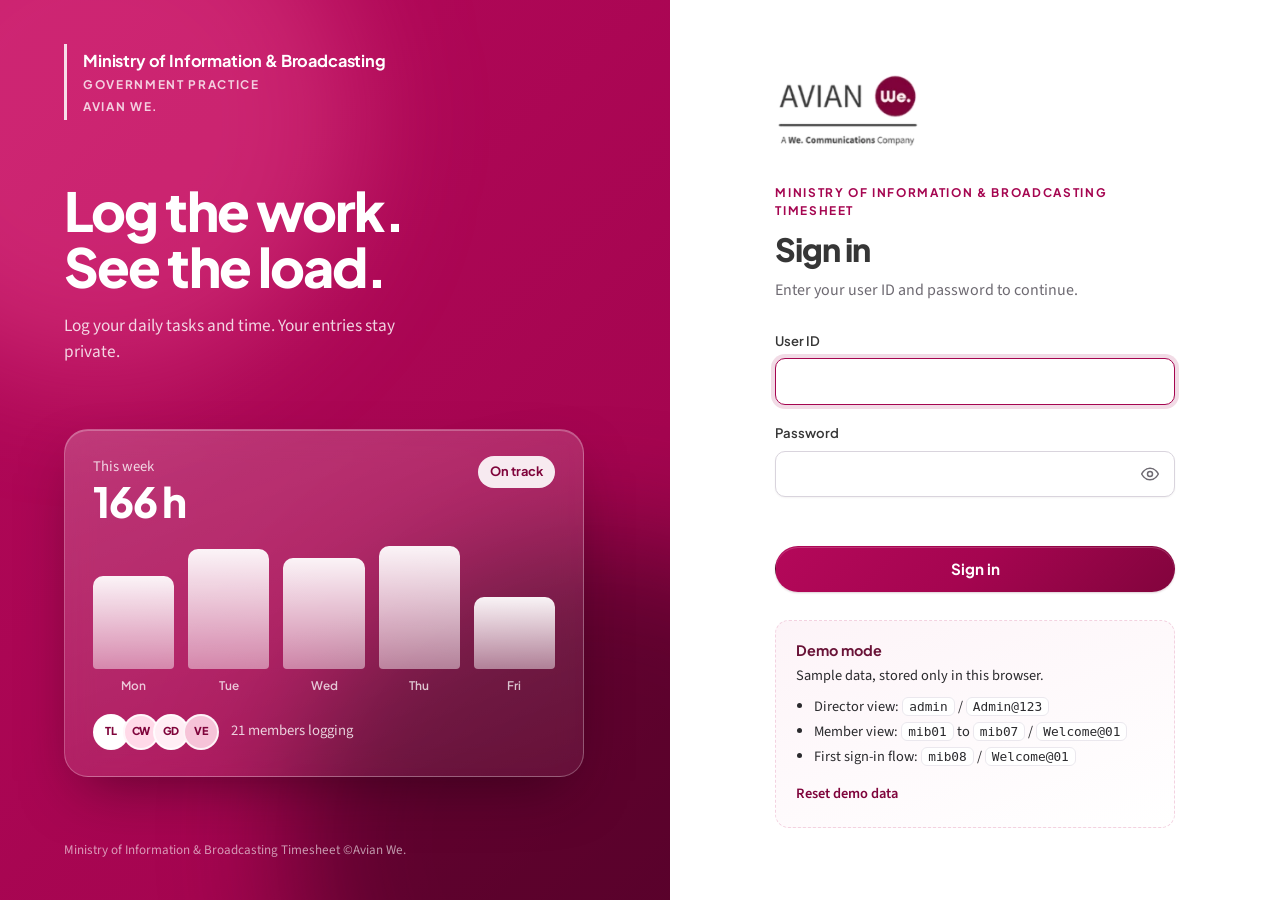
<file: frontend/index.html>
<!DOCTYPE html>
<html lang="en">
<head>
<meta charset="utf-8">
<meta name="viewport" content="width=device-width, initial-scale=1">
<meta name="robots" content="noindex, nofollow">
<meta name="theme-color" content="#a50550">
<link rel="icon" type="image/png" href="assets/favicon.png">
<title>MIB Timesheet | Avian We.</title>
<link rel="preconnect" href="https://fonts.googleapis.com">
<link rel="preconnect" href="https://fonts.gstatic.com" crossorigin>
<link href="https://fonts.googleapis.com/css2?family=Plus+Jakarta+Sans:wght@400;500;600;700;800&family=Source+Sans+3:wght@300;400;500;600;700&display=swap" rel="stylesheet">
<link rel="stylesheet" href="styles.css">
</head>
<body>
<div id="app"></div>
<div id="toast" role="status" aria-live="polite"></div>
<script src="config.js"></script>
<script src="app.js"></script>
<script src="motion.js"></script>
</body>
</html>
</file>
<file: frontend/styles.css>
/* Brand tones sampled from the avianwe.com header: crimson buttons (#a50550), maroon "We." circle
   (#7f043b), maroon navigation text (#691337) and charcoal wordmark (#363636).
   Replace them here once the official brand guideline is available. */
:root {
  --crimson: #a50550;
  --crimson-deep: #8a0443;
  --maroon: #7f043b;
  --maroon-ink: #691337;
  --wine: #4f0225;
  --rose-50: #fdf4f8;
  --rose-100: #fbeaf1;
  --rose-200: #f3d2e0;
  --charcoal: #363636;
  --paper: #f6f5f7;
  --surface: #ffffff;
  --ink: #2a2a2d;
  --muted: #6e6a72;
  --subtle: #9a95a0;
  --line: #ebe8ee;
  --field: #d9d4dd;
  --ok: #17784f;
  --ok-tint: #e3f4ec;
  --warn: #a15c00;
  --warn-tint: #fdf0da;
  --over: #e08a2c;
  --bad: #c0262d;
  --bad-tint: #fde8e8;
  /* Shades used across components. Brand family only; green, amber and red are reserved for status. */
  --rose-strong: #c8357a;          /* light end of crimson gradients */
  --rose-300: #ee9fc1;             /* heat scale, mid */
  --rose-150: #f8d9e6;             /* heat scale, low */
  --surface-2: #faf9fb;            /* table heads, strips, notes */
  --track: #f0eef2;                /* empty bars, segmented controls, neutral chips */
  --hover: #fcf7fa;                /* row hover */
  --ok-bar: #2f9a6d;               /* Completed segment in status bars */
  --over-2: #f4ad5a;               /* light end of over-capacity gradients */
  /* Work mode: Office maroon, WFH charcoal, Leave crimson. Kept apart from status colours. */
  --office-bg: #fbeaf1; --office-fg: #6b0332;
  --wfh-bg: #eeecf0; --wfh-fg: #363636;
  --leave-bg: repeating-linear-gradient(45deg, #fbeaf1, #fbeaf1 4px, #fff 4px, #fff 8px); --leave-fg: #a50550;
  --grad: linear-gradient(135deg, #b4085a 0%, var(--crimson) 35%, var(--maroon) 75%, var(--wine) 100%);
  --grad-bar: linear-gradient(90deg, var(--maroon), var(--crimson) 70%, #c8357a);
  --shadow-sm: 0 1px 2px rgba(31, 18, 26, .05);
  --shadow: 0 1px 2px rgba(31, 18, 26, .04), 0 8px 24px -6px rgba(31, 18, 26, .08);
  --shadow-lg: 0 2px 4px rgba(31, 18, 26, .04), 0 18px 40px -10px rgba(31, 18, 26, .16);
  --ring: 0 0 0 4px rgba(165, 5, 80, .14);
  --radius: 16px;
  --radius-sm: 10px;
  --ease: cubic-bezier(.2, .7, .2, 1);
  --display: "Plus Jakarta Sans", "Source Sans 3", "Segoe UI", Roboto, Arial, sans-serif;
  --sans: "Source Sans 3", "Segoe UI", Roboto, Arial, sans-serif;
  --mono: ui-monospace, "SF Mono", Menlo, Consolas, monospace;
  /* older names still referenced inline by app.js */
  --plum: var(--maroon);
  --accent: var(--crimson);
}

*, *::before, *::after { box-sizing: border-box; }
[hidden] { display: none !important; }
html { font-size: 16px; scroll-behavior: smooth; }
body {
  margin: 0; color: var(--ink); font-family: var(--sans); line-height: 1.55;
  -webkit-font-smoothing: antialiased; -moz-osx-font-smoothing: grayscale; text-rendering: optimizeLegibility;
  background:
    radial-gradient(1200px 420px at 85% -120px, rgba(165, 5, 80, .07), transparent 70%),
    radial-gradient(900px 380px at 0% -160px, rgba(127, 4, 59, .05), transparent 70%),
    var(--paper);
  background-attachment: fixed;
}
::selection { background: rgba(165, 5, 80, .18); }
h1, h2, h3 { font-family: var(--display); margin: 0; color: var(--charcoal); letter-spacing: -.02em; }
h1 { font-size: 2rem; line-height: 1.15; font-weight: 700; }
h2 { font-size: 1.05rem; line-height: 1.3; font-weight: 700; letter-spacing: -.01em; }
h3 { font-size: 1rem; font-weight: 600; }
p { margin: 0; }
button, input, select, textarea { font: inherit; color: inherit; }
:focus-visible { outline: none; box-shadow: var(--ring); border-radius: 8px; }
.sr-only { position: absolute; width: 1px; height: 1px; overflow: hidden; clip: rect(0 0 0 0); white-space: nowrap; }
.muted { color: var(--muted); }
.num { font-variant-numeric: tabular-nums; text-align: right; }
.eyebrow {
  font-family: var(--display); font-size: .74rem; font-weight: 700; letter-spacing: .14em; text-transform: uppercase;
  color: var(--crimson); margin-bottom: 8px;
}

/* ---------- Brand ---------- */
.logo-mark { height: 42px; width: auto; display: block; }
.logo-full { height: 76px; width: auto; display: block; }
.lockup { align-items: center; gap: 8px; white-space: nowrap; }
.lockup[style*="inline"] { display: inline-flex !important; }
.lk-avian { font-weight: 300; font-size: 1.7rem; letter-spacing: .02em; color: var(--charcoal); line-height: 1; }
.lk-we {
  display: inline-flex; align-items: center; justify-content: center; width: 38px; height: 38px; border-radius: 50%;
  background: radial-gradient(circle at 35% 30%, var(--crimson), var(--maroon) 70%); color: #fff; font-weight: 700; font-size: .95rem;
}
.avatar {
  flex: none; display: inline-flex; align-items: center; justify-content: center; width: 38px; height: 38px; border-radius: 50%;
  background: var(--grad); color: #fff; font-family: var(--display); font-weight: 700; font-size: .8rem; letter-spacing: .02em;
  box-shadow: 0 0 0 3px #fff, 0 0 0 4px var(--rose-200);
}
.avatar.sm { width: 30px; height: 30px; font-size: .68rem; box-shadow: none; }

/* ---------- Header ---------- */
.topbar {
  position: sticky; top: 0; z-index: 10; background: rgba(255, 255, 255, .82);
  backdrop-filter: saturate(180%) blur(14px); -webkit-backdrop-filter: saturate(180%) blur(14px);
  border-bottom: 1px solid rgba(235, 232, 238, .9);
}
.topbar::after { content: ""; position: absolute; left: 0; right: 0; bottom: -1px; height: 2px; background: var(--grad-bar); opacity: .9; }
.topbar-inner {
  max-width: 1280px; margin: 0 auto; padding: 0 32px; min-height: 76px;
  display: flex; align-items: center; justify-content: space-between; gap: 16px;
}
.brand { display: flex; align-items: center; gap: 18px; min-width: 0; }
.t-short { display: none; }
@media (max-width: 1100px) { .t-full { display: none; } .t-short { display: inline; } }
.brand-sep { width: 1px; height: 32px; background: var(--line); }
.brand-title { font-family: var(--display); font-size: 1rem; font-weight: 600; color: var(--maroon-ink); white-space: nowrap; letter-spacing: -.01em; overflow: hidden; text-overflow: ellipsis; min-width: 0; }
.who { display: flex; align-items: center; gap: 14px; font-size: .95rem; }
.who > div { text-align: left; margin-right: 10px; }
.who strong { display: block; font-family: var(--display); font-weight: 600; font-size: .92rem; color: var(--charcoal); line-height: 1.25; }
.who span:not(.avatar) { color: var(--muted); font-size: .82rem; }
.linkbtn {
  background: none; border: 0; padding: 6px 10px; cursor: pointer; color: var(--maroon-ink); font-weight: 600; border-radius: 8px;
}
.linkbtn:hover { background: var(--rose-50); }

/* ---------- Layout ---------- */
.page { max-width: 1280px; margin: 0 auto; padding: 40px 32px 80px; }
.page-head { display: flex; align-items: flex-end; justify-content: space-between; gap: 20px; flex-wrap: wrap; margin-bottom: 28px; }
.page-head p:not(.eyebrow) { color: var(--muted); margin-top: 8px; font-size: 1.02rem; }
.date-chip {
  font-family: var(--display); font-size: .85rem; font-weight: 600; color: var(--maroon-ink); background: var(--surface);
  border: 1px solid var(--line); border-radius: 999px; padding: 8px 16px; box-shadow: var(--shadow-sm);
}
.grid-member { display: grid; grid-template-columns: 384px minmax(0, 1fr); gap: 28px; align-items: start; }
.stack { display: grid; gap: 28px; align-content: start; min-width: 0; }
.panel { background: var(--surface); border: 1px solid var(--line); border-radius: var(--radius); box-shadow: var(--shadow); overflow: hidden; }
.panel-head { padding: 18px 22px; border-bottom: 1px solid var(--line); display: flex; justify-content: space-between; align-items: center; gap: 12px; }
.panel-head .muted { font-size: .88rem; }
.panel-body { padding: 22px; }

/* ---------- Tabs (segmented) ---------- */
.tabs {
  display: inline-flex; gap: 4px; padding: 4px; margin-bottom: 28px; background: var(--track); border-radius: 12px;
}
.tab {
  background: none; border: 0; padding: 9px 20px; cursor: pointer; border-radius: 9px;
  font-family: var(--display); font-weight: 600; font-size: .92rem; color: var(--muted);
}
.tab:hover { color: var(--charcoal); }
.tab[aria-selected="true"] { background: var(--surface); color: var(--maroon-ink); box-shadow: 0 1px 3px rgba(31, 18, 26, .1); }

/* ---------- Forms ---------- */
.field { margin-bottom: 18px; }
label { display: block; font-family: var(--display); font-weight: 600; font-size: .82rem; margin-bottom: 7px; color: var(--charcoal); letter-spacing: -.005em; }
input[type=text], input[type=password], input[type=date], input[type=number], select, textarea {
  width: 100%; border: 1px solid var(--field); border-radius: var(--radius-sm); background: #fff; padding: 10px 14px; min-height: 46px;
  font-size: 1rem; box-shadow: var(--shadow-sm);
}
input::placeholder, textarea::placeholder { color: var(--subtle); }
input:hover, select:hover, textarea:hover { border-color: #c7c0cc; }
textarea { resize: vertical; min-height: 84px; }
input:focus, select:focus, textarea:focus { outline: none; border-color: var(--crimson); box-shadow: var(--ring); }
select {
  appearance: none; -webkit-appearance: none; padding-right: 40px; cursor: pointer;
  background: #fff url("data:image/svg+xml,%3Csvg xmlns='http://www.w3.org/2000/svg' width='12' height='8' viewBox='0 0 12 8'%3E%3Cpath d='M1 1.5l5 5 5-5' fill='none' stroke='%23691337' stroke-width='1.8' stroke-linecap='round' stroke-linejoin='round'/%3E%3C/svg%3E") no-repeat right 15px center;
}
.row2 { display: grid; grid-template-columns: 1fr 1fr; gap: 14px; }
.hint { font-size: .8rem; color: var(--subtle); margin-top: 5px; }
.err { color: var(--bad); font-size: .9rem; font-weight: 500; min-height: 1.3em; margin: 2px 0 12px; }
.btn {
  position: relative; overflow: hidden;
  display: inline-flex; align-items: center; justify-content: center; gap: 8px; min-height: 46px; padding: 0 26px;
  border-radius: 999px; border: 1px solid transparent; background: var(--grad); background-size: 140% 140%; color: #fff;
  font-family: var(--display); font-weight: 700; font-size: .95rem; letter-spacing: -.005em; cursor: pointer;
  box-shadow: 0 1px 2px rgba(79, 2, 37, .2), inset 0 1px 0 rgba(255, 255, 255, .18);
}
.btn::after {
  content: ""; position: absolute; inset: 0; border-radius: inherit; pointer-events: none;
  background: linear-gradient(110deg, transparent 30%, rgba(255, 255, 255, .28) 50%, transparent 70%);
  transform: translateX(-120%);
}
.btn:hover:not([disabled])::after { transform: translateX(120%); transition: transform .8s var(--ease); }
.btn[disabled] { opacity: .65; cursor: wait; }
.btn.secondary { background: #fff; color: var(--crimson); border-color: var(--rose-200); box-shadow: var(--shadow-sm); }
.btn.secondary::after, .btn.danger::after { display: none; }
.btn.secondary:hover { background: var(--rose-50); border-color: var(--crimson); }
.btn.small { min-height: 36px; padding: 0 16px; font-size: .84rem; }
.btn.danger { background: #fff; color: var(--bad); border-color: #f2c4c6; box-shadow: var(--shadow-sm); }
.btn.danger:hover { background: var(--bad-tint); border-color: var(--bad); }
.form-actions { display: flex; gap: 10px; align-items: center; flex-wrap: wrap; }

/* ---------- Login ---------- */
.login { min-height: 100vh; display: grid; grid-template-columns: minmax(0, 11fr) minmax(0, 10fr); background: var(--surface); }
.login-aside {
  position: relative; overflow: hidden; isolation: isolate; color: #fff; padding: 44px 64px 40px;
  display: flex; flex-direction: column; justify-content: space-between; gap: 32px;
  background: var(--grad); background-size: 200% 200%;
}
.login-aside::before, .login-aside::after {
  content: ""; position: absolute; border-radius: 50%; filter: blur(60px); z-index: -1; pointer-events: none;
}
.login-aside::before { width: 520px; height: 520px; left: -160px; top: -140px; background: rgba(255, 92, 160, .35); }
.login-aside::after { width: 600px; height: 600px; right: -220px; bottom: -240px; background: rgba(40, 0, 20, .55); }
.aside-tag {
  align-self: flex-start; display: grid; gap: 3px; padding: 4px 0 4px 16px; border-left: 3px solid rgba(255, 255, 255, .85);
  font-family: var(--display);
}
.aside-tag b { font-size: 1.02rem; font-weight: 700; letter-spacing: -.01em; }
.aside-tag span { font-size: .74rem; font-weight: 700; letter-spacing: .14em; text-transform: uppercase; color: rgba(255, 255, 255, .78); }
.aside-copy h1 { color: #fff; font-size: clamp(2.4rem, 4.2vw, 3.6rem); font-weight: 800; line-height: 1.04; letter-spacing: -.035em; margin-bottom: 18px; }
.aside-copy p { color: rgba(255, 255, 255, .82); max-width: 40ch; font-size: 1.08rem; }
.glass {
  width: min(520px, 100%); padding: 26px 28px; border-radius: 24px;
  background: linear-gradient(160deg, rgba(255, 255, 255, .2), rgba(255, 255, 255, .06));
  border: 1px solid rgba(255, 255, 255, .25); box-shadow: 0 24px 60px -20px rgba(30, 0, 15, .55), inset 0 1px 0 rgba(255, 255, 255, .25);
  backdrop-filter: blur(14px); -webkit-backdrop-filter: blur(14px);
}
.glass-top { display: flex; justify-content: space-between; align-items: flex-start; }
.glass small { display: block; color: rgba(255, 255, 255, .8); font-size: .92rem; }
.glass b { font-family: var(--display); font-size: 2.6rem; font-weight: 800; letter-spacing: -.03em; line-height: 1.1; }
.glass-pill { font-family: var(--display); font-size: .8rem; font-weight: 700; padding: 6px 12px; border-radius: 999px; background: rgba(255, 255, 255, .9); color: var(--maroon); }
.glass-bars { display: flex; align-items: stretch; gap: 14px; height: 150px; margin: 20px 0 18px; }
.glass-bars > div { flex: 1; display: flex; flex-direction: column; justify-content: flex-end; align-items: stretch; gap: 8px; }
.glass-bars span { text-align: center; font-family: var(--display); font-size: .74rem; font-weight: 600; color: rgba(255, 255, 255, .75); }
.glass-bars i { display: block; border-radius: 10px 10px 4px 4px; background: linear-gradient(180deg, rgba(255, 255, 255, .95), rgba(255, 255, 255, .45)); transform-origin: bottom; }
.glass-foot { display: flex; align-items: center; gap: 12px; }
.glass-faces { display: flex; }
.glass-faces em {
  font-style: normal; width: 36px; height: 36px; border-radius: 50%; margin-left: -6px; letter-spacing: -.02em; display: inline-flex; align-items: center; justify-content: center;
  font-family: var(--display); font-size: .68rem; font-weight: 800; color: var(--maroon); background: #fff; border: 2px solid rgba(255, 255, 255, .8);
}
.glass-faces em:first-child { margin-left: 0; }
.glass-faces em:nth-child(2) { background: #ffd9e8; }
.glass-faces em:nth-child(3) { background: #ffeef5; }
.glass-faces em:nth-child(4) { background: #f6c3d8; }
.login-aside > small { color: rgba(255, 255, 255, .6); font-size: .82rem; }
.login-main { display: flex; align-items: center; justify-content: center; padding: 48px 32px; }
.login-box { width: 100%; max-width: 400px; }
.login-logo { margin-bottom: 36px; }
.login-box h2 { font-size: 2rem; font-weight: 800; letter-spacing: -.03em; }
.login-sub { margin: 8px 0 28px; }
.login-box > .btn { width: 100%; }
.pw-wrap { position: relative; }
.pw-wrap input { padding-right: 52px; }
.pw-toggle {
  position: absolute; right: 6px; top: 50%; transform: translateY(-50%); width: 38px; height: 34px; border: 0; border-radius: 8px; cursor: pointer;
  background: transparent url("data:image/svg+xml,%3Csvg xmlns='http://www.w3.org/2000/svg' width='20' height='20' viewBox='0 0 24 24' fill='none' stroke='%236e6a72' stroke-width='1.8' stroke-linecap='round' stroke-linejoin='round'%3E%3Cpath d='M2 12s3.6-7 10-7 10 7 10 7-3.6 7-10 7S2 12 2 12z'/%3E%3Ccircle cx='12' cy='12' r='3'/%3E%3C/svg%3E") no-repeat center;
}
.pw-toggle[aria-pressed="true"] {
  background-image: url("data:image/svg+xml,%3Csvg xmlns='http://www.w3.org/2000/svg' width='20' height='20' viewBox='0 0 24 24' fill='none' stroke='%23a50550' stroke-width='1.8' stroke-linecap='round' stroke-linejoin='round'%3E%3Cpath d='M3 3l18 18M10.6 5.1A10.9 10.9 0 0 1 12 5c6.4 0 10 7 10 7a17.6 17.6 0 0 1-3.2 4.2M6.6 6.6C3.9 8.4 2 12 2 12s3.6 7 10 7a10 10 0 0 0 5.4-1.6M9.9 9.9a3 3 0 0 0 4.2 4.2'/%3E%3C/svg%3E");
}
.pw-toggle:hover { background-color: var(--rose-50); }
.demo-note {
  margin-top: 28px; padding: 18px 20px; border-radius: 14px; font-size: .9rem;
  background: linear-gradient(160deg, var(--rose-50), #fff); border: 1px dashed var(--rose-200);
}
.demo-note b { display: block; margin-bottom: 4px; font-family: var(--display); color: var(--maroon-ink); }
.demo-note code { font-family: var(--mono); font-size: .8rem; background: #fff; border: 1px solid var(--line); padding: 1px 6px; border-radius: 6px; }
.demo-note ul { margin: 8px 0 10px; padding-left: 18px; }
.demo-note li { margin: 3px 0; }
.demo-note .linkbtn { padding: 4px 8px; margin-left: -8px; }

/* ---------- Icons for figures ---------- */
.ico {
  display: inline-flex; width: 38px; height: 38px; border-radius: 11px; margin-bottom: 14px; background: var(--rose-100); position: relative;
}
.ico::before {
  content: ""; position: absolute; inset: 9px; background: var(--crimson);
  -webkit-mask: var(--i) no-repeat center / contain; mask: var(--i) no-repeat center / contain;
}
.ico-clock { --i: url("data:image/svg+xml,%3Csvg xmlns='http://www.w3.org/2000/svg' viewBox='0 0 24 24' fill='none' stroke='black' stroke-width='2.2' stroke-linecap='round'%3E%3Ccircle cx='12' cy='12' r='9'/%3E%3Cpath d='M12 7v5l3 2'/%3E%3C/svg%3E"); }
.ico-team { --i: url("data:image/svg+xml,%3Csvg xmlns='http://www.w3.org/2000/svg' viewBox='0 0 24 24' fill='none' stroke='black' stroke-width='2.2' stroke-linecap='round'%3E%3Ccircle cx='9' cy='8' r='3.5'/%3E%3Cpath d='M2.5 20c.8-3.5 3.4-5.5 6.5-5.5s5.7 2 6.5 5.5'/%3E%3Cpath d='M16 4.6a3.5 3.5 0 0 1 0 6.8M18 14.8c1.7.8 3 2.6 3.5 5.2'/%3E%3C/svg%3E"); }
.ico-avg { --i: url("data:image/svg+xml,%3Csvg xmlns='http://www.w3.org/2000/svg' viewBox='0 0 24 24' fill='none' stroke='black' stroke-width='2.2' stroke-linecap='round' stroke-linejoin='round'%3E%3Cpath d='M3 17l5-5 4 3 8-8'/%3E%3Cpath d='M15 7h5v5'/%3E%3C/svg%3E"); }
.ico-alert { --i: url("data:image/svg+xml,%3Csvg xmlns='http://www.w3.org/2000/svg' viewBox='0 0 24 24' fill='none' stroke='black' stroke-width='2.2' stroke-linecap='round' stroke-linejoin='round'%3E%3Cpath d='M12 3l10 18H2z'/%3E%3Cpath d='M12 10v4M12 17.5v.01'/%3E%3C/svg%3E"); }
.ico-sun { --i: url("data:image/svg+xml,%3Csvg xmlns='http://www.w3.org/2000/svg' viewBox='0 0 24 24' fill='none' stroke='black' stroke-width='2.2' stroke-linecap='round'%3E%3Ccircle cx='12' cy='12' r='4'/%3E%3Cpath d='M12 2v2M12 20v2M4.9 4.9l1.4 1.4M17.7 17.7l1.4 1.4M2 12h2M20 12h2M4.9 19.1l1.4-1.4M17.7 6.3l1.4-1.4'/%3E%3C/svg%3E"); }
.ico-cal { --i: url("data:image/svg+xml,%3Csvg xmlns='http://www.w3.org/2000/svg' viewBox='0 0 24 24' fill='none' stroke='black' stroke-width='2.2' stroke-linecap='round'%3E%3Crect x='3' y='5' width='18' height='16' rx='3'/%3E%3Cpath d='M3 10h18M8 3v4M16 3v4'/%3E%3C/svg%3E"); }

/* ---------- Member screen ---------- */
.hint-ok { color: var(--ok); font-weight: 600; }
.quick { display: flex; flex-wrap: wrap; align-items: center; gap: 6px; margin: -4px 0 18px; }
.quick > span { font-family: var(--display); font-size: .74rem; font-weight: 700; letter-spacing: .08em; text-transform: uppercase; color: var(--subtle); margin-right: 4px; }
.chip {
  border: 1px solid var(--rose-200); background: var(--rose-50); color: var(--maroon-ink); border-radius: 999px;
  padding: 4px 12px; font-family: var(--display); font-weight: 700; font-size: .8rem; cursor: pointer;
  transition: background .15s, border-color .15s, transform .15s;
}
.chip:hover { background: #fff; border-color: var(--crimson); transform: translateY(-1px); }
.meter-scale { display: flex; justify-content: space-between; margin-top: 6px; font-size: .74rem; color: var(--subtle); font-weight: 600; }
.meter-scale span:nth-child(2) { color: var(--maroon-ink); }

/* Insights card under the entry form */
.wk-chart {
  position: relative; display: grid; grid-template-columns: repeat(7, 1fr); gap: 8px; height: 170px;
  padding: 26px 22px 0; margin-bottom: 30px; background: linear-gradient(180deg, var(--rose-50), #fff);
}
.wk-col { position: relative; display: flex; flex-direction: column; justify-content: flex-end; align-items: center; height: 100%; }
.wk-col > div {
  width: 100%; max-width: 30px; min-height: 3px; border-radius: 8px 8px 3px 3px; transform-origin: bottom;
  background: linear-gradient(180deg, var(--rose-strong), var(--crimson) 45%, var(--maroon));
}
.wk-col.over > div { background: linear-gradient(180deg, var(--over-2), var(--over)); }
.wk-col.future > div { background: var(--line); }
.wk-col em { font-style: normal; font-family: var(--display); font-size: .66rem; font-weight: 700; color: var(--maroon-ink); margin-bottom: 4px; white-space: nowrap; }
.wk-col > span { position: absolute; bottom: -22px; font-family: var(--display); font-size: .72rem; font-weight: 600; color: var(--subtle); }
.wk-col.today > span { color: #fff; background: var(--crimson); border-radius: 999px; padding: 0 7px; }
.wk-target { position: absolute; left: 14px; right: 14px; border-top: 2px dashed rgba(47, 47, 49, .25); pointer-events: none; }
.wk-target span { position: absolute; right: 0; top: -18px; font-size: .66rem; font-weight: 700; color: var(--subtle); background: rgba(255,255,255,.8); padding: 0 4px; border-radius: 4px; }
.ins-block { padding: 18px 22px; border-top: 1px solid var(--line); }
.ins-block h3 { font-size: .86rem; margin-bottom: 12px; display: flex; justify-content: space-between; align-items: baseline; }
.ins-block h3 small { font-family: var(--sans); font-weight: 400; font-size: .78rem; color: var(--subtle); }
.ins-row { display: grid; grid-template-columns: minmax(0, 1fr) auto; gap: 4px 10px; align-items: center; margin-bottom: 10px; font-size: .88rem; }
.ins-row span { overflow: hidden; text-overflow: ellipsis; white-space: nowrap; }
.ins-row b { font-family: var(--display); font-size: .82rem; color: var(--maroon-ink); }
.ins-row .bar { grid-column: 1 / -1; height: 6px; min-width: 0; }
.ins-stats { display: grid; grid-template-columns: repeat(3, 1fr); gap: 10px; }
.ins-stat { border-radius: 12px; padding: 12px; text-align: center; }
.ins-stat b { display: block; font-family: var(--display); font-size: 1.5rem; font-weight: 800; line-height: 1.1; }
.ins-stat span { font-size: .74rem; font-weight: 600; }
.ins-stat.ok { background: var(--ok-tint); color: var(--ok); }
.ins-stat.warn { background: var(--warn-tint); color: var(--warn); }
.ins-stat.bad { background: var(--bad-tint); color: var(--bad); }
.ins-note { margin: 0 22px 20px; padding: 12px 14px; border-radius: 12px; background: var(--surface-2); font-size: .86rem; color: var(--muted); }
.ins-note b { color: var(--charcoal); font-family: var(--display); }
.week-summary { padding: 22px; border-bottom: 1px solid var(--line); background: linear-gradient(180deg, var(--rose-50), #fff); }
.week-figures { display: flex; gap: 36px; flex-wrap: wrap; }
.week-figures .fig { display: grid; grid-template-columns: auto 1fr; column-gap: 14px; align-items: center; }
.week-figures .ico { grid-row: span 2; margin: 0; }
.fig b { display: block; font-family: var(--display); font-size: 2rem; font-weight: 800; letter-spacing: -.035em; line-height: 1.05; color: var(--charcoal); font-variant-numeric: tabular-nums; }
.fig span { color: var(--muted); font-size: .86rem; }
.meter { height: 10px; background: var(--rose-100); border-radius: 999px; margin-top: 18px; overflow: hidden; }
.meter > span { display: block; height: 100%; background: var(--grad-bar); border-radius: 999px; box-shadow: 0 0 12px rgba(165, 5, 80, .35); }
.meter.over > span { background: linear-gradient(90deg, var(--over-2), var(--over)); box-shadow: none; }
.day-head {
  position: sticky; top: 76px; z-index: 1;
  display: flex; justify-content: space-between; padding: 10px 22px; background: rgba(250, 248, 251, .95); backdrop-filter: blur(6px);
  border-bottom: 1px solid var(--line); border-top: 1px solid var(--line);
  font-family: var(--display); font-weight: 700; font-size: .74rem; letter-spacing: .1em; text-transform: uppercase; color: var(--maroon-ink);
}
.entry {
  position: relative; display: grid; grid-template-columns: minmax(0, 1fr) auto; gap: 6px 16px; padding: 16px 22px 16px 26px; border-bottom: 1px solid var(--line);
}
.entry::before { content: ""; position: absolute; left: 0; top: 14px; bottom: 14px; width: 3px; border-radius: 0 3px 3px 0; background: var(--ok); opacity: .8; }
.entry.s-warn::before { background: var(--over); }
.entry.s-bad::before { background: var(--bad); }
.entry:last-child { border-bottom: 0; }
.entry-task { font-family: var(--display); font-weight: 600; font-size: .98rem; color: var(--charcoal); overflow-wrap: anywhere; letter-spacing: -.01em; }
.entry-meta { color: var(--muted); font-size: .86rem; display: flex; flex-wrap: wrap; gap: 4px 8px; align-items: center; margin-top: 2px; }
.entry-meta > span:not(.badge) + span:not(.badge)::before { content: ""; display: inline-block; width: 3px; height: 3px; border-radius: 50%; background: var(--subtle); margin-right: 8px; vertical-align: middle; }
.entry-hours {
  align-self: start; font-family: var(--display); font-size: 1rem; font-weight: 800; color: var(--maroon-ink); text-align: right;
  font-variant-numeric: tabular-nums; background: var(--rose-50); border: 1px solid var(--rose-100); border-radius: 999px; padding: 3px 12px;
}
.entry-actions { grid-column: 1 / -1; display: flex; gap: 6px; font-size: .84rem; margin-left: -10px; }
.entry-actions .linkbtn { color: var(--maroon-ink); }
.entry-actions .linkbtn.del { color: var(--bad); }
.entry-actions .linkbtn.del:hover { background: var(--bad-tint); }
.entry-note { grid-column: 1 / -1; font-size: .9rem; color: #514b55; overflow-wrap: anywhere; background: var(--surface-2); border-radius: 8px; padding: 8px 12px; }
.empty { padding: 48px 22px; text-align: center; color: var(--muted); }
.badge {
  display: inline-flex; align-items: center; gap: 6px; font-family: var(--display); font-size: .72rem; font-weight: 700;
  padding: 3px 10px 3px 8px; border-radius: 999px; letter-spacing: .01em; white-space: nowrap;
}
.badge::before { content: ""; width: 6px; height: 6px; border-radius: 50%; background: currentColor; }
.badge.ok { background: var(--ok-tint); color: var(--ok); }
.badge.warn { background: var(--warn-tint); color: var(--warn); }
.badge.bad { background: var(--bad-tint); color: var(--bad); }
.badge.neutral { background: var(--track); color: var(--muted); }

/* ---------- Admin ---------- */
.rangebar { display: flex; gap: 12px; align-items: flex-end; flex-wrap: wrap; }
.rangebar .field { margin: 0; }
.rangebar select, .rangebar input { width: auto; min-width: 170px; }
.rangebar > span, .rangebar > .muted { padding-bottom: 12px; font-size: .9rem; }
.figures { display: grid; grid-template-columns: repeat(4, minmax(0, 1fr)); gap: 18px; margin-bottom: 28px; }
.figures .fig {
  position: relative; overflow: hidden; padding: 22px 24px; background: var(--surface); border: 1px solid var(--line);
  border-radius: var(--radius); box-shadow: var(--shadow);
}
.figures .fig::after {
  content: ""; position: absolute; left: 24px; right: 24px; bottom: 0; height: 3px; border-radius: 3px 3px 0 0;
  background: var(--grad-bar); opacity: 0; transition: opacity .25s; pointer-events: none;
}
.figures .fig:hover::after { opacity: 1; }
.figures .fig b { font-size: 2.4rem; margin-bottom: 4px; }
.figures .fig.alert { background: var(--grad); border-color: transparent; }
.figures .fig.alert::after { background: rgba(255, 255, 255, .6); }
.figures .fig.alert b, .figures .fig.alert span { color: #fff; }
.figures .fig.alert .ico { background: rgba(255, 255, 255, .18); }
.figures .fig.alert .ico::before { background: #fff; }
.two-col { display: grid; grid-template-columns: minmax(0, 1fr) minmax(0, 1fr); gap: 28px; margin-top: 28px; }
.table-wrap { overflow-x: auto; }
table { width: 100%; border-collapse: collapse; font-size: .94rem; }
th, td { text-align: left; padding: 14px 18px; border-bottom: 1px solid var(--line); vertical-align: middle; }
th {
  font-family: var(--display); font-size: .7rem; font-weight: 700; letter-spacing: .1em; text-transform: uppercase; color: var(--subtle);
  background: var(--surface-2); white-space: nowrap;
}
td.num, th.num { text-align: right; font-variant-numeric: tabular-nums; }
tbody tr:last-child td { border-bottom: 0; }
tbody tr { transition: background .15s; }
tbody tr:hover { background: var(--hover); }
.namecell { white-space: nowrap; }
.namecell .avatar { float: left; margin: 2px 12px 0 0; }
.namecell strong { display: block; font-family: var(--display); font-weight: 600; color: var(--charcoal); }
.namecell span:not(.avatar) { display: block; color: var(--muted); font-size: .82rem; }
.namecell button {
  display: block; background: none; border: 0; padding: 0; cursor: pointer; text-align: left;
  font-family: var(--display); color: var(--charcoal); font-weight: 600;
}
.namecell button:hover { color: var(--crimson); }
.bar { position: relative; height: 10px; background: var(--rose-100); border-radius: 999px; min-width: 140px; }
.bar > span { position: absolute; left: 0; top: 0; bottom: 0; background: var(--grad-bar); border-radius: 999px; }
.bar.over > span { background: linear-gradient(90deg, var(--over-2), var(--over)); }
.bar > i { position: absolute; top: -5px; bottom: -5px; width: 2px; background: var(--charcoal); border-radius: 2px; opacity: .55; }
.cat-row { display: grid; grid-template-columns: 180px minmax(0, 1fr) 76px; gap: 14px; align-items: center; padding: 10px 22px; font-size: .92rem; }
.cat-row:first-of-type { padding-top: 18px; }
.cat-row .bar { min-width: 0; }
.cat-row .num { font-family: var(--display); font-weight: 700; color: var(--charcoal); white-space: nowrap; }
.days { display: flex; justify-content: center; align-items: flex-end; gap: 8px; height: 200px; padding: 18px 22px 0; position: relative; }
.day-col { flex: 1 1 0; min-width: 6px; max-width: 72px; display: flex; flex-direction: column; justify-content: flex-end; align-items: center; height: 100%; }
.day-col > div {
  width: 100%; min-height: 1px; border-radius: 10px 10px 4px 4px;
  background: linear-gradient(180deg, var(--rose-strong), var(--crimson) 40%, var(--maroon)); transition: filter .15s;
}
.day-col:hover > div { filter: brightness(1.12); }
.day-col.over > div { background: linear-gradient(180deg, var(--over-2), var(--over)); }
.day-labels { display: flex; justify-content: center; gap: 8px; padding: 10px 22px 18px; font-size: .74rem; color: var(--subtle); font-weight: 600; }
.day-labels span { flex: 1 1 0; min-width: 6px; max-width: 72px; text-align: center; overflow: visible; white-space: nowrap; }
.capline { position: absolute; left: 22px; right: 22px; border-top: 2px dashed var(--charcoal); opacity: .25; }
.caplabel { position: absolute; right: 22px; font-size: .74rem; color: var(--muted); transform: translateY(-120%); background: var(--surface); padding: 0 4px; }
.filters { display: flex; gap: 12px; flex-wrap: wrap; align-items: flex-end; padding: 18px 22px; border-bottom: 1px solid var(--line); background: var(--surface-2); }
.filters .field { margin: 0; }
.filters select, .filters input { width: auto; min-width: 170px; }
.cred-box {
  border: 1px solid var(--rose-200); border-radius: var(--radius); background: linear-gradient(160deg, var(--rose-50), #fff);
  padding: 20px 24px; margin-bottom: 24px; box-shadow: var(--shadow);
}
.cred-box code { font-family: var(--mono); font-size: 1rem; background: #fff; border: 1px solid var(--line); padding: 3px 10px; border-radius: 8px; margin: 0 6px; }
.cred-box p { margin-bottom: 10px; }

/* ---------- Director overview extras ---------- */
.ov-top { display: grid; grid-template-columns: minmax(0, 3fr) minmax(0, 2fr); gap: 28px; margin-bottom: 28px; }
.count-pill { font-family: var(--display); font-size: .74rem; font-weight: 700; padding: 4px 10px; border-radius: 999px; background: var(--bad-tint); color: var(--bad); }
.count-pill.ok { background: var(--ok-tint); color: var(--ok); }
.attn-list { list-style: none; margin: 0; padding: 6px 0; }
.attn-list li {
  position: relative; display: grid; grid-template-columns: auto minmax(0, 1fr) auto; gap: 12px; align-items: center;
  padding: 11px 22px 11px 26px; border-bottom: 1px solid var(--line);
}
.attn-list li:last-child { border-bottom: 0; }
.attn-list li::before { content: ""; position: absolute; left: 0; top: 10px; bottom: 10px; width: 3px; border-radius: 0 3px 3px 0; background: var(--subtle); }
.attn-list li.sev-bad::before { background: var(--bad); }
.attn-list li.sev-warn::before { background: var(--over); }
.attn-list p { font-size: .92rem; line-height: 1.4; }
.attn-list p b { font-family: var(--display); font-weight: 700; color: var(--charcoal); }
.attn-list small { display: block; color: var(--muted); font-size: .8rem; overflow: hidden; text-overflow: ellipsis; white-space: nowrap; }
.attn-more { padding: 0 22px 14px; font-size: .84rem; color: var(--muted); }
.all-clear { padding: 32px 22px; display: grid; gap: 4px; text-align: center; }
.all-clear b { font-family: var(--display); color: var(--ok); font-size: 1.05rem; }
.all-clear span { color: var(--muted); font-size: .9rem; }
.mix-bar { display: flex; height: 14px; border-radius: 999px; overflow: hidden; background: var(--line); }
.mix-bar.small { height: 8px; }
.mix-bar span { display: block; height: 100%; transform-origin: left; }
.mix-bar .m0 { background: var(--ok-bar); }
.mix-bar .m1 { background: var(--over); }
.mix-bar .m2 { background: var(--bad); }
.mix-legend { display: grid; grid-template-columns: repeat(3, minmax(0, 1fr)); gap: 10px; margin-top: 18px; }
.mix-item { border-radius: 12px; padding: 14px; display: grid; gap: 2px; }
.mix-item b { font-family: var(--display); font-size: 1.7rem; font-weight: 800; line-height: 1.05; }
.mix-item span { font-weight: 600; font-size: .84rem; }
.mix-item small { font-size: .76rem; opacity: .8; }
.mix-item.ok { background: var(--ok-tint); color: var(--ok); }
.mix-item.warn { background: var(--warn-tint); color: var(--warn); }
.mix-item.bad { background: var(--bad-tint); color: var(--bad); }
.heat-key { display: inline-flex; align-items: center; gap: 6px; font-size: .76rem; color: var(--muted); }
.heat-key i { width: 14px; height: 14px; border-radius: 4px; display: inline-block; margin-left: 6px; }
.heatgrid { display: grid; gap: 4px; padding: 16px 22px 20px; min-width: 640px; }
.hg-corner { }
.hg-day { text-align: center; font-size: .7rem; color: var(--subtle); font-weight: 600; text-transform: uppercase; letter-spacing: .04em; line-height: 1.2; padding-bottom: 4px; }
.hg-day b { display: block; font-family: var(--display); font-size: .92rem; color: var(--charcoal); letter-spacing: 0; }
.hg-day.today b { color: var(--crimson); }
.hg-name { font-family: var(--display); font-weight: 600; font-size: .86rem; color: var(--charcoal); display: flex; align-items: center; white-space: nowrap; overflow: hidden; text-overflow: ellipsis; padding-right: 8px; }
.hg-cell { height: 34px; border-radius: 8px; display: flex; align-items: center; justify-content: center; font-family: var(--display); font-size: .68rem; font-weight: 700; color: var(--maroon-ink); transition: transform .15s; }
.hg-cell:hover { transform: scale(1.08); }
.k0 { background: var(--track); }
.k2 { background: var(--rose-150); }
.k3 { background: var(--rose-300); }
.k4 { background: var(--crimson); color: #fff; }
.kover { background: var(--over); color: #fff; }
.hg-cell.future { background: repeating-linear-gradient(45deg, var(--track), var(--track) 4px, #fff 4px, #fff 8px); }
.day-col em { font-style: normal; font-family: var(--display); font-size: .7rem; font-weight: 700; color: var(--maroon-ink); margin-bottom: 4px; white-space: nowrap; }
.day-col.today > div { box-shadow: 0 0 0 2px #fff, 0 0 0 4px var(--rose-200); }
.day-foot { display: grid; grid-template-columns: repeat(3, minmax(0, 1fr)); border-top: 1px solid var(--line); }
.day-foot > div { padding: 14px 22px; display: grid; gap: 2px; border-right: 1px solid var(--line); }
.day-foot > div:last-child { border-right: 0; }
.day-foot b { font-family: var(--display); font-size: 1.05rem; color: var(--charcoal); }
.day-foot span { font-size: .78rem; color: var(--muted); }

/* Entries tab */
.sumstrip { display: flex; flex-wrap: wrap; gap: 0; border-bottom: 1px solid var(--line); }
.sumstrip > div { padding: 14px 22px; display: grid; gap: 2px; border-right: 1px solid var(--line); }
.sumstrip b { font-family: var(--display); font-size: 1.25rem; font-weight: 800; color: var(--charcoal); letter-spacing: -.02em; }
.sumstrip span { font-size: .78rem; color: var(--muted); }
.sumstrip .sum-mix { flex: 1; min-width: 220px; border-right: 0; align-content: center; gap: 8px; }
tbody tr.s-ok td:first-child, tbody tr.s-warn td:first-child, tbody tr.s-bad td:first-child { box-shadow: inset 3px 0 0 var(--ok-bar); }
tbody tr.s-warn td:first-child { box-shadow: inset 3px 0 0 var(--over); }
tbody tr.s-bad td:first-child { box-shadow: inset 3px 0 0 var(--bad); }
tr.total-row td { background: var(--rose-50); font-family: var(--display); }
.who { display: inline-flex; align-items: center; gap: 8px; white-space: nowrap; }
.avatar.xs { width: 24px; height: 24px; font-size: .58rem; box-shadow: none; }

/* Team tab */
.team-stats { display: grid; grid-template-columns: repeat(4, minmax(0, 1fr)); gap: 18px; margin-bottom: 28px; }
.team-stats > div { background: var(--surface); border: 1px solid var(--line); border-radius: var(--radius); box-shadow: var(--shadow); padding: 18px 22px; display: grid; gap: 2px; }
.team-stats b { font-family: var(--display); font-size: 2rem; font-weight: 800; letter-spacing: -.03em; color: var(--charcoal); line-height: 1.1; }
.team-stats span { font-size: .86rem; color: var(--muted); }
.team-stats .warn { background: var(--warn-tint); border-color: transparent; }
.team-stats .warn b, .team-stats .warn span { color: var(--warn); }
.role-row { grid-template-columns: minmax(0, 1fr) 90px 24px; }
.chips { display: flex; flex-wrap: wrap; gap: 8px; }
.pchip { display: inline-flex; align-items: center; gap: 6px; padding: 4px 10px 4px 4px; border-radius: 999px; background: var(--warn-tint); color: var(--warn); font-family: var(--display); font-weight: 600; font-size: .8rem; }
code.uid { font-family: var(--mono); font-size: .82rem; background: var(--track); border: 1px solid var(--line); padding: 2px 8px; border-radius: 6px; }
.mini-hours { display: grid; gap: 6px; min-width: 110px; }
.mini-hours b { font-family: var(--display); font-size: .9rem; color: var(--charcoal); }
.mini-hours .bar { height: 6px; min-width: 0; }
td.actions { min-width: 150px; }
td.actions .btn { margin: 2px 0; }
code.uid { font-size: .72rem; padding: 0 6px; margin-right: 4px; }

/* ---------- Toast ---------- */
#toast {
  position: fixed; left: 50%; bottom: 28px; transform: translateX(-50%) translateY(24px) scale(.96); z-index: 20;
  display: inline-flex; align-items: center; gap: 10px; padding: 12px 22px 12px 14px; border-radius: 999px;
  background: rgba(32, 26, 30, .94); color: #fff; font-family: var(--display); font-weight: 600; font-size: .92rem;
  box-shadow: 0 16px 40px -10px rgba(0, 0, 0, .4); backdrop-filter: blur(8px);
  opacity: 0; pointer-events: none; transition: opacity .25s var(--ease), transform .35s var(--ease);
}
#toast::before {
  content: ""; width: 22px; height: 22px; border-radius: 50%; flex: none;
  background: var(--crimson) url("data:image/svg+xml,%3Csvg xmlns='http://www.w3.org/2000/svg' width='12' height='12' viewBox='0 0 24 24' fill='none' stroke='white' stroke-width='3.5' stroke-linecap='round' stroke-linejoin='round'%3E%3Cpath d='M5 12.5l4.5 4.5L19 7.5'/%3E%3C/svg%3E") no-repeat center;
}
#toast.show { opacity: 1; transform: translateX(-50%) translateY(0) scale(1); }

/* ---------- Responsive ---------- */
@media (max-width: 1080px) {
  .figures, .team-stats { grid-template-columns: 1fr 1fr; }
  .ov-top { grid-template-columns: 1fr; }
}
@media (max-width: 960px) {
  .grid-member, .two-col, .login { grid-template-columns: 1fr; }
  .grid-member > .panel:first-child { position: static; }
  .login-aside { padding: 28px 24px 32px; gap: 22px; }
  .glass, .login-aside > small { display: none; }
  .aside-copy h1 { font-size: 2.2rem; }
  .login-main { padding: 36px 24px 48px; }
  .login-logo { margin-bottom: 24px; }
}
@media (max-width: 600px) {
  .sumstrip > div { padding: 12px 16px; }
  .mix-legend { gap: 6px; }
  .mix-item { padding: 10px; }
  .mix-item b { font-size: 1.3rem; }
  .day-foot > div { padding: 12px 14px; }
  .attn-list li { padding: 10px 16px 10px 20px; }
  .topbar-inner, .page { padding-left: 16px; padding-right: 16px; }
  .topbar-inner { min-height: 64px; }
  .page { padding-top: 28px; }
  h1 { font-size: 1.65rem; }
  .logo-mark { height: 34px; }
  .logo-full { height: 60px; }
  .brand { gap: 10px; }
  .brand-title { font-size: .9rem; }
  .who { gap: 8px; }
  .who > div, #btnPw { display: none; }
  .day-head { top: 64px; }
  .row2 { grid-template-columns: 1fr; }
  .cat-row { grid-template-columns: 1fr 76px; padding: 8px 18px; }
  .cat-row .bar { grid-column: 1 / -1; grid-row: 2; }
  .tabs { display: flex; }
  .tab { flex: 1; padding: 9px 8px; }
  .figures { gap: 12px; }
  .figures .fig { padding: 16px; }
  .figures .fig b { font-size: 1.8rem; }
  .week-figures { gap: 24px; }
  .date-chip { display: none; }
}

/* ---------- Motion ---------- */
@keyframes rise { from { opacity: 0; transform: translateY(16px); } to { opacity: 1; transform: none; } }
@keyframes fade { from { opacity: 0; } to { opacity: 1; } }
@keyframes growX { from { transform: scaleX(0); } to { transform: scaleX(1); } }
@keyframes growY { from { transform: scaleY(0); } to { transform: scaleY(1); } }
@keyframes drift { 0%, 100% { background-position: 0% 30%; } 50% { background-position: 100% 70%; } }
@keyframes blobA { 0%, 100% { transform: translate(0, 0) scale(1); } 50% { transform: translate(120px, 80px) scale(1.15); } }
@keyframes blobB { 0%, 100% { transform: translate(0, 0) scale(1); } 50% { transform: translate(-100px, -60px) scale(1.1); } }
@keyframes hover-y { 0%, 100% { transform: translateY(0); } 50% { transform: translateY(-8px); } }
@keyframes breathe { 0%, 100% { transform: scaleY(1); } 50% { transform: scaleY(.82); } }

.login-aside { animation: drift 16s ease-in-out infinite; }
.login-aside::before { animation: blobA 18s ease-in-out infinite; }
.login-aside::after { animation: blobB 22s ease-in-out infinite; }
.glass { animation: hover-y 7s ease-in-out infinite; }
.glass-bars i { animation: breathe 4.5s ease-in-out infinite; }
.glass-bars > div:nth-child(2) i { animation-delay: -.9s; }
.glass-bars > div:nth-child(3) i { animation-delay: -1.8s; }
.glass-bars > div:nth-child(4) i { animation-delay: -2.7s; }
.glass-bars > div:nth-child(5) i { animation-delay: -3.6s; }

[data-enter] .aside-tag, [data-enter] .aside-copy > *, [data-enter] .glass-top, [data-enter] .glass-foot { animation: rise .8s var(--ease) both; }
[data-enter] .aside-copy > h1 { animation-delay: .08s; }
[data-enter] .aside-copy > p { animation-delay: .18s; }
[data-enter] .glass-top { animation-delay: .3s; }
[data-enter] .glass-foot { animation-delay: .4s; }
[data-enter] .login-box > * { animation: rise .6s var(--ease) both; }
[data-enter] .login-box > *:nth-child(2) { animation-delay: .05s; }
[data-enter] .login-box > *:nth-child(3) { animation-delay: .1s; }
[data-enter] .login-box > *:nth-child(4) { animation-delay: .14s; }
[data-enter] .login-box > *:nth-child(5) { animation-delay: .18s; }
[data-enter] .login-box > *:nth-child(6) { animation-delay: .22s; }
[data-enter] .login-box > *:nth-child(n+7) { animation-delay: .28s; }

.topbar { transition: box-shadow .3s; }
.topbar.scrolled { box-shadow: 0 10px 30px -12px rgba(31, 18, 26, .18); }
[data-enter] .topbar { animation: fade .5s ease both; }
[data-enter] .page-head > * { animation: rise .6s var(--ease) both; }
[data-enter] .page-head > *:nth-child(2) { animation-delay: .08s; }
[data-enter] .tabs { animation: rise .6s var(--ease) .06s both; }
[data-enter] .panel, [data-enter] .figures .fig, [data-enter] .cred-box { animation: rise .7s var(--ease) .1s both; }
[data-enter] .figures .fig:nth-child(2) { animation-delay: .16s; }
[data-enter] .figures .fig:nth-child(3) { animation-delay: .22s; }
[data-enter] .figures .fig:nth-child(4) { animation-delay: .28s; }
[data-enter] .grid-member > .panel:nth-child(2), [data-enter] .two-col > .panel:nth-child(1) { animation-delay: .2s; }
[data-enter] .two-col > .panel:nth-child(2) { animation-delay: .3s; }
[data-enter] .entry, [data-enter] tbody tr, [data-enter] .cat-row { animation: fade .6s ease .3s both; }
[data-enter] .meter > span, [data-enter] .bar > span { transform-origin: left; animation: growX 1.1s var(--ease) .35s both; }
[data-enter] .wk-col > div { animation: growY 1s var(--ease) .45s both; }
[data-enter] .stack > .panel:nth-child(2) { animation-delay: .3s; }
[data-enter] .mix-bar span { animation: growX 1s var(--ease) .35s both; }
[data-enter] .hg-cell { animation: fade .5s ease .35s both; }
[data-enter] .team-stats > div, [data-enter] .ov-top > .panel { animation: rise .7s var(--ease) .12s both; }
[data-enter] .day-col > div { transform-origin: bottom; animation: growY 1s var(--ease) .4s both; }
[data-enter] .day-col:nth-child(3n+2) > div { animation-delay: .46s; }
[data-enter] .day-col:nth-child(3n+3) > div { animation-delay: .52s; }

.btn { transition: transform .18s var(--ease), box-shadow .18s var(--ease), background-color .18s, border-color .18s; }
.btn:hover:not([disabled]) { transform: translateY(-1px); box-shadow: 0 10px 24px -8px rgba(165, 5, 80, .55), inset 0 1px 0 rgba(255, 255, 255, .18); }
.btn.secondary:hover:not([disabled]), .btn.danger:hover:not([disabled]) { box-shadow: 0 6px 16px -8px rgba(31, 18, 26, .25); }
.btn:active:not([disabled]) { transform: translateY(0) scale(.98); }
.figures .fig, .panel { transition: transform .25s var(--ease), box-shadow .25s var(--ease); }
.figures .fig:hover { transform: translateY(-3px); box-shadow: var(--shadow-lg); }
.entry { transition: background .15s; }
.entry:hover { background: var(--hover); }
.tab { transition: color .15s, background .2s, box-shadow .2s; }
.bar > span, .meter > span { transition: width .6s var(--ease); }
.linkbtn { transition: background .15s, color .15s; }
input, select, textarea { transition: border-color .15s, box-shadow .2s; }

@media (prefers-reduced-motion: reduce) {
  html { scroll-behavior: auto; }
  *, *::before, *::after { animation: none !important; transition: none !important; }
}
.day-head span:last-child { text-transform: none; letter-spacing: 0; font-size: .82rem; }
@media (max-width: 400px) { .brand-title, .brand-sep { display: none; } }
@media (max-width: 900px) { .who > div { display: none; } .brand-title { flex: none; } }

/* ---------- Member page: top row, work mode, entries list ---------- */
.m-top { display: grid; grid-template-columns: minmax(0, 1.25fr) minmax(0, 2fr); gap: 28px; margin-bottom: 28px; align-items: stretch; }
.m-figs { display: grid; grid-template-columns: 1fr 1.4fr 1fr; gap: 18px; }
.m-figs .fig {
  position: relative; background: var(--surface); border: 1px solid var(--line); border-radius: var(--radius); box-shadow: var(--shadow);
  padding: 20px 22px; display: grid; align-content: start; gap: 2px;
}
.m-figs .fig .ico { margin-bottom: 12px; }
.m-figs .fig b small { font-size: .9rem; font-weight: 600; color: var(--muted); letter-spacing: 0; }
.m-figs .fig .meter { margin-top: 12px; }
.mode-card { padding: 20px 22px; display: grid; gap: 16px; align-content: start; }
.mode-head { display: flex; justify-content: space-between; align-items: flex-start; gap: 12px; }
.mode-head .muted { font-size: .84rem; }
.mode-nav { display: flex; align-items: center; gap: 6px; font-family: var(--display); font-size: .9rem; color: var(--maroon-ink); white-space: nowrap; }
.nav-btn { width: 30px; height: 30px; border-radius: 50%; border: 1px solid var(--line); background: #fff; color: var(--maroon-ink); font-size: 1.1rem; line-height: 1; cursor: pointer; }
.nav-btn:hover:not([disabled]) { border-color: var(--crimson); }
.nav-btn[disabled] { opacity: .35; cursor: default; }
.mode-opts { display: grid; grid-template-columns: repeat(3, minmax(0, 1fr)); gap: 10px; }
.mode-opt {
  position: relative; display: grid; justify-items: center; gap: 8px; padding: 16px 8px 14px; cursor: pointer;
  border: 1.5px solid var(--line); border-radius: 14px; background: #fff; color: var(--muted);
  font-family: var(--display); font-weight: 700; font-size: .86rem; transition: border-color .15s, background .15s, transform .15s, color .15s;
}
.mode-opt svg { width: 26px; height: 26px; }
.mode-opt:hover { transform: translateY(-1px); border-color: var(--rose-200); }
.mode-opt .tick {
  position: absolute; top: 8px; right: 8px; width: 20px; height: 20px; border-radius: 50%; border: 1.5px solid var(--field); background: #fff;
}
.mode-opt.on .tick {
  border-color: transparent;
  background: currentColor url("data:image/svg+xml,%3Csvg xmlns='http://www.w3.org/2000/svg' width='12' height='12' viewBox='0 0 24 24' fill='none' stroke='white' stroke-width='3.5' stroke-linecap='round' stroke-linejoin='round'%3E%3Cpath d='M5 12.5l4.5 4.5L19 7.5'/%3E%3C/svg%3E") no-repeat center;
}
.mode-opt.on.office { border-color: var(--office-fg); background: var(--office-bg); color: var(--office-fg); }
.mode-opt.on.wfh { border-color: var(--wfh-fg); background: var(--wfh-bg); color: var(--wfh-fg); }
.mode-opt.on.leave { border-color: var(--leave-fg); background: var(--rose-50); color: var(--leave-fg); }
.mode-tag { display: inline-block; margin-left: 8px; padding: 1px 8px; border-radius: 999px; font-size: .64rem; letter-spacing: .06em; vertical-align: 1px; }
.mode-tag.office { background: var(--office-bg); color: var(--office-fg); }
.mode-tag.wfh { background: var(--wfh-bg); color: var(--wfh-fg); }
.mode-tag.leave { background: var(--rose-100); color: var(--leave-fg); }

.again { display: flex; flex-wrap: wrap; align-items: center; gap: 6px; margin-bottom: 18px; padding-bottom: 16px; border-bottom: 1px dashed var(--line); }
.again > span { font-family: var(--display); font-size: .7rem; font-weight: 700; letter-spacing: .1em; text-transform: uppercase; color: var(--subtle); width: 100%; margin-bottom: 2px; }
.again-item {
  max-width: 100%; overflow: hidden; text-overflow: ellipsis; white-space: nowrap; text-align: left;
  border: 1px solid var(--line); background: var(--surface-2); border-radius: 10px; padding: 6px 10px; font-size: .84rem; cursor: pointer; color: var(--charcoal);
}
.again-item:hover { border-color: var(--crimson); background: var(--rose-50); }

.seg { display: inline-flex; gap: 2px; padding: 3px; background: var(--track); border-radius: 10px; }
.seg button { border: 0; background: none; padding: 6px 12px; border-radius: 8px; font-family: var(--display); font-weight: 600; font-size: .8rem; color: var(--muted); cursor: pointer; }
.seg button[aria-pressed="true"] { background: #fff; color: var(--maroon-ink); box-shadow: 0 1px 3px rgba(31, 18, 26, .1); }
.entries-panel .panel-head { flex-wrap: wrap; }
.entries-panel .sumstrip > div { flex: 1; }
.day-head { align-items: center; }
.dh-date { display: inline-flex; align-items: center; }
.dh-total { display: inline-flex; align-items: center; gap: 10px; }
.dh-bar { display: inline-block; width: 64px; height: 5px; border-radius: 3px; background: var(--rose-100); overflow: hidden; }
.dh-bar > i { display: block; height: 100%; background: var(--crimson); border-radius: 3px; }
.day-empty { display: flex; align-items: center; justify-content: space-between; gap: 10px; padding: 12px 22px 12px 26px; color: var(--subtle); font-size: .88rem; font-style: italic; border-bottom: 1px solid var(--line); }
.entry { grid-template-columns: minmax(0, 1fr) auto; padding: 12px 22px 12px 26px; gap: 4px 16px; align-items: start; }
.entry-main { min-width: 0; display: grid; gap: 3px; }
.entry-side { display: flex; align-items: center; gap: 8px; }
.entry .entry-actions { grid-column: auto; margin: 0; gap: 2px; opacity: .55; transition: opacity .15s; }
.entry:hover .entry-actions, .entry:focus-within .entry-actions { opacity: 1; }
.entry-note { margin-top: 4px; }
.icon-btn { width: 30px; height: 30px; display: inline-grid; place-items: center; border: 0; border-radius: 8px; background: none; color: var(--maroon-ink); cursor: pointer; }
.icon-btn svg { width: 16px; height: 16px; }
.icon-btn:hover { background: var(--rose-50); }
.icon-btn.del { color: var(--bad); }
.icon-btn.del:hover { background: var(--bad-tint); }
.locked { font-size: .72rem; color: var(--subtle); font-weight: 600; }
@media (hover: none) { .entry .entry-actions { opacity: 1; } }

.wk-col .wk-mode { position: absolute; bottom: -36px; width: 6px; height: 6px; border-radius: 50%; }
.wk-mode { display: inline-block; width: 8px; height: 8px; border-radius: 50%; }
.wk-mode.office { background: var(--office-fg); }
.wk-mode.wfh { background: var(--wfh-fg); }
.wk-mode.leave { background: var(--leave-fg); }
.wk-col.leave > div { background: repeating-linear-gradient(45deg, var(--rose-200), var(--rose-200) 4px, #fff 4px, #fff 8px); }
.wk-chart { margin-bottom: 44px; }
.wk-legend { display: flex; justify-content: center; gap: 16px; padding: 0 22px 16px; font-size: .74rem; color: var(--muted); }
.wk-legend span { display: inline-flex; align-items: center; gap: 6px; }
.cal { display: grid; grid-template-columns: 52px repeat(5, minmax(0, 1fr)); gap: 5px; align-items: center; }
.cal-day { text-align: center; font-size: .68rem; font-weight: 700; color: var(--subtle); }
.cal-wk { font-size: .7rem; color: var(--subtle); white-space: nowrap; }
.cal-cell { position: relative; height: 26px; border-radius: 6px; }
.cal-cell.today { box-shadow: 0 0 0 2px #fff, 0 0 0 3.5px var(--crimson); }
.cal-cell.future { background: repeating-linear-gradient(45deg, var(--track), var(--track) 4px, #fff 4px, #fff 8px); }
.kleave { background: var(--leave-bg); color: var(--leave-fg); }
.hg-cell.kleave { font-size: .62rem; }
.hg-cell.wfh, .cal-cell.wfh { position: relative; }
.hg-cell.wfh::after, .cal-cell.wfh::after { content: ""; position: absolute; top: 4px; right: 4px; width: 6px; height: 6px; border-radius: 50%; background: var(--wfh-fg); box-shadow: 0 0 0 1.5px #fff; }
.heat-key .kwfh { background: var(--wfh-fg); border-radius: 50%; width: 8px; height: 8px; }

/* Director: today's attendance */
.att-grid { display: grid; grid-template-columns: repeat(4, minmax(0, 1fr)); gap: 10px; padding: 18px 22px 20px; }
.att-col { border-radius: 12px; padding: 12px; display: grid; gap: 10px; align-content: start; }
.att-col.office { background: var(--office-bg); color: var(--office-fg); }
.att-col.wfh { background: var(--wfh-bg); color: var(--wfh-fg); }
.att-col.leave { background: var(--leave-bg); color: var(--leave-fg); }
.att-col.unmarked { background: #fff; border: 1px dashed var(--field); color: var(--muted); }
.att-head b { display: block; font-family: var(--display); font-size: 1.5rem; font-weight: 800; line-height: 1.1; }
.att-head span { font-size: .76rem; font-weight: 700; }
.att-faces { display: flex; flex-wrap: wrap; gap: 4px; }

@media (max-width: 1080px) { .m-top { grid-template-columns: 1fr; } }
@media (max-width: 600px) {
  .m-figs { grid-template-columns: 1fr 1fr; gap: 12px; }
  .m-figs .fig.wide { grid-column: 1 / -1; order: -1; }
  .m-figs .fig { padding: 16px; }
  .mode-opt { padding: 14px 4px 12px; font-size: .78rem; }
  .att-grid { grid-template-columns: 1fr 1fr; }
  .entry, .day-empty { padding-left: 20px; padding-right: 14px; }
  .dh-bar { width: 40px; }
}
@media (prefers-reduced-motion: no-preference) {
  [data-enter] .m-figs .fig, [data-enter] .mode-card { animation: rise .7s var(--ease) .08s both; }
  [data-enter] .m-figs .fig:nth-child(2) { animation-delay: .14s; }
  [data-enter] .m-figs .fig:nth-child(3) { animation-delay: .2s; }
  [data-enter] .cal-cell { animation: fade .5s ease .4s both; }
}

/* ---------- Member entries: day cards with a time bar ---------- */
.cat-legend { display: flex; flex-wrap: wrap; gap: 6px 16px; padding: 12px 22px; border-bottom: 1px solid var(--line); font-size: .78rem; color: var(--muted); }
.cat-legend span { display: inline-flex; align-items: center; gap: 6px; }
.cat-legend i, .cdot { flex: none; display: inline-block; width: 9px; height: 9px; border-radius: 3px; }
.cat-legend b { font-family: var(--display); color: var(--charcoal); font-weight: 700; }
.ins-row .cdot { margin-right: 7px; vertical-align: 1px; }
.dblocks { display: grid; gap: 12px; padding: 16px; background: var(--surface-2); }
.dblock { background: var(--surface); border: 1px solid var(--line); border-radius: 14px; overflow: hidden; }
.dblock.empty-day { background: transparent; border-style: dashed; }
.dhead { display: flex; justify-content: space-between; align-items: center; gap: 12px; padding: 12px 16px 10px; }
.dh-left { display: flex; align-items: baseline; gap: 8px; flex-wrap: wrap; }
.dh-left b { font-family: var(--display); font-size: .98rem; font-weight: 700; color: var(--charcoal); }
.dh-left > span:not(.mode-tag) { font-size: .82rem; color: var(--muted); }
.dh-left .mode-tag { margin-left: 2px; font-family: var(--display); font-weight: 700; }
.dh-right { display: flex; align-items: baseline; gap: 4px; white-space: nowrap; }
.dh-right b { font-family: var(--display); font-size: 1.05rem; font-weight: 800; color: var(--maroon-ink); }
.dh-right span { font-size: .76rem; color: var(--subtle); }
.sbar { position: relative; display: flex; gap: 2px; height: 10px; margin: 0 16px 8px; border-radius: 999px; overflow: hidden; }
.sbar > span { display: block; height: 100%; min-width: 3px; transform-origin: left; }
.sbar > span.gap { background: repeating-linear-gradient(90deg, var(--line), var(--line) 6px, transparent 6px, transparent 10px); }
.sbar .cap-mark { position: absolute; top: -2px; bottom: -2px; width: 2px; background: var(--charcoal); }
.entry.trow {
  display: grid; grid-template-columns: 9px 62px minmax(0, 1fr) auto auto; align-items: center; gap: 12px;
  padding: 9px 16px; border-bottom: 0; border-top: 1px solid var(--track);
}
.entry.trow::before { display: none; }
.entry.trow:hover { background: var(--hover); }
.t-h { font-family: var(--display); font-weight: 800; font-size: .92rem; color: var(--charcoal); font-variant-numeric: tabular-nums; white-space: nowrap; }
.t-main { min-width: 0; display: flex; flex-wrap: wrap; align-items: baseline; column-gap: 10px; row-gap: 2px; }
.t-task { font-family: var(--display); font-weight: 600; font-size: .92rem; color: var(--charcoal); overflow-wrap: anywhere; }
.t-meta { font-size: .8rem; color: var(--muted); white-space: nowrap; overflow: hidden; text-overflow: ellipsis; max-width: 100%; }
.t-note { flex-basis: 100%; font-size: .82rem; color: var(--muted); font-style: italic; }
.t-ok { display: inline-grid; place-items: center; width: 22px; height: 22px; border-radius: 50%; background: var(--ok-tint); color: var(--ok); }
.t-ok svg { width: 13px; height: 13px; }
.entry.trow .badge { font-size: .68rem; }
.dblock .day-empty { border: 0; padding: 4px 16px 14px; }
@media (max-width: 600px) {
  .dblocks { padding: 10px; }
  .entry.trow { grid-template-columns: 9px 52px minmax(0, 1fr) auto; padding: 9px 12px; gap: 8px; }
  .entry.trow .entry-actions { grid-column: 3 / -1; justify-self: end; margin-top: -4px; }
  .t-meta { flex-basis: 100%; }
}
@media (prefers-reduced-motion: no-preference) {
  [data-enter] .sbar > span { animation: growX .9s var(--ease) .35s both; }
  [data-enter] .dblock { animation: rise .6s var(--ease) .25s both; }
}
@media (max-width: 600px) {
  .entries-panel .sumstrip > div { flex: 1 1 50%; border-bottom: 1px solid var(--line); }
  .entries-panel .sumstrip b { white-space: nowrap; }
}
</file>
